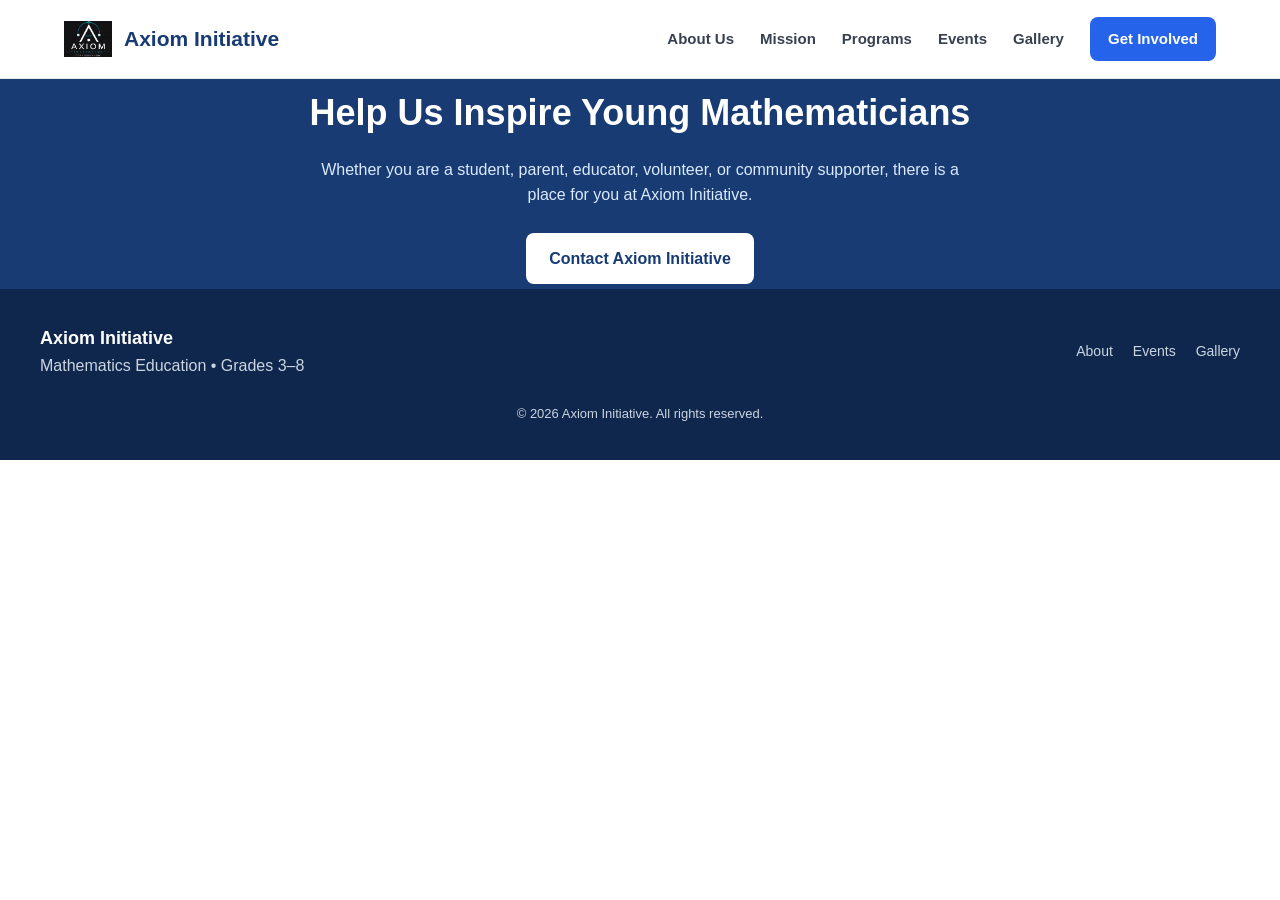
<file: contact.html>
<!DOCTYPE html>
<!DOCTYPE html>
<html lang="en">
 <head>
  <meta charset="utf-8"/>
  <meta content="width=device-width, initial-scale=1.0" name="viewport"/>
  <meta content="Axiom Initiative provides math education, competition preparation, mock tests, and learning opportunities for students in grades 3-8." name="description"/>
  <title>
   Axiom Initiative | Get Involved
  </title>
  <link href="styles.css" rel="stylesheet"/>
 </head>
 <body>
  <header>
   <div class="navbar">
    <a class="logo" href="about.html">
     <!-- Replace with your actual logo -->
     <img alt="Axiom Initiative Logo" src="images/AxiomInitiative.png"/>
     <span>
      Axiom Initiative
     </span>
    </a>
    <button class="menu-toggle"
        id="menu-toggle"
        aria-label="Toggle navigation"
        aria-expanded="false"
        aria-controls="main-nav">
      ☰
    </button>
    
    <nav id="main-nav">
      <a href="about.html">About Us</a>
      <a href="mission.html">Mission</a>
      <a href="program.html">Programs</a>
      <a href="events.html">Events</a>
      <a href="gallery.html">Gallery</a>
      <a href="contact.html" class="nav-button">Get Involved</a>
    </nav>
   </div>
  </header>
  <main>
   <section class="cta" id="contact">
    <div class="section-container">
     <h2>
      Help Us Inspire Young Mathematicians
     </h2>
     <p>
      Whether you are a student, parent, educator, volunteer,
          or community supporter, there is a place for you at
          Axiom Initiative.
     </p>
     <a class="button" href="mailto:axiominitiative.dfw@gmail.com">
      Contact Axiom Initiative
     </a>
    </div>
   </section>
  </main>
  <footer>
   <div class="footer-container">
    <div>
     <div class="footer-brand">
      Axiom Initiative
     </div>
     <div>
      Mathematics Education • Grades 3–8
     </div>
    </div>
    <div class="footer-links">
     <a href="about.html">
      About
     </a>
     <a href="events.html">
      Events
     </a>
     <a href="gallery.html">
      Gallery
     </a>
    </div>
   </div>
   <div style="text-align:center; margin-top:25px; font-size:13px;">
    © 2026 Axiom Initiative. All rights reserved.
   </div>
  </footer>

  <script>
     const menuToggle = document.getElementById('menu-toggle');
     const mainNav = document.getElementById('main-nav');
   
     menuToggle.addEventListener('click', () => {
       const isOpen = mainNav.classList.toggle('open');
       menuToggle.setAttribute('aria-expanded', isOpen);
       menuToggle.textContent = isOpen ? '✕' : '☰';
     });
   </script>
  
 </body>
</html>
</file>
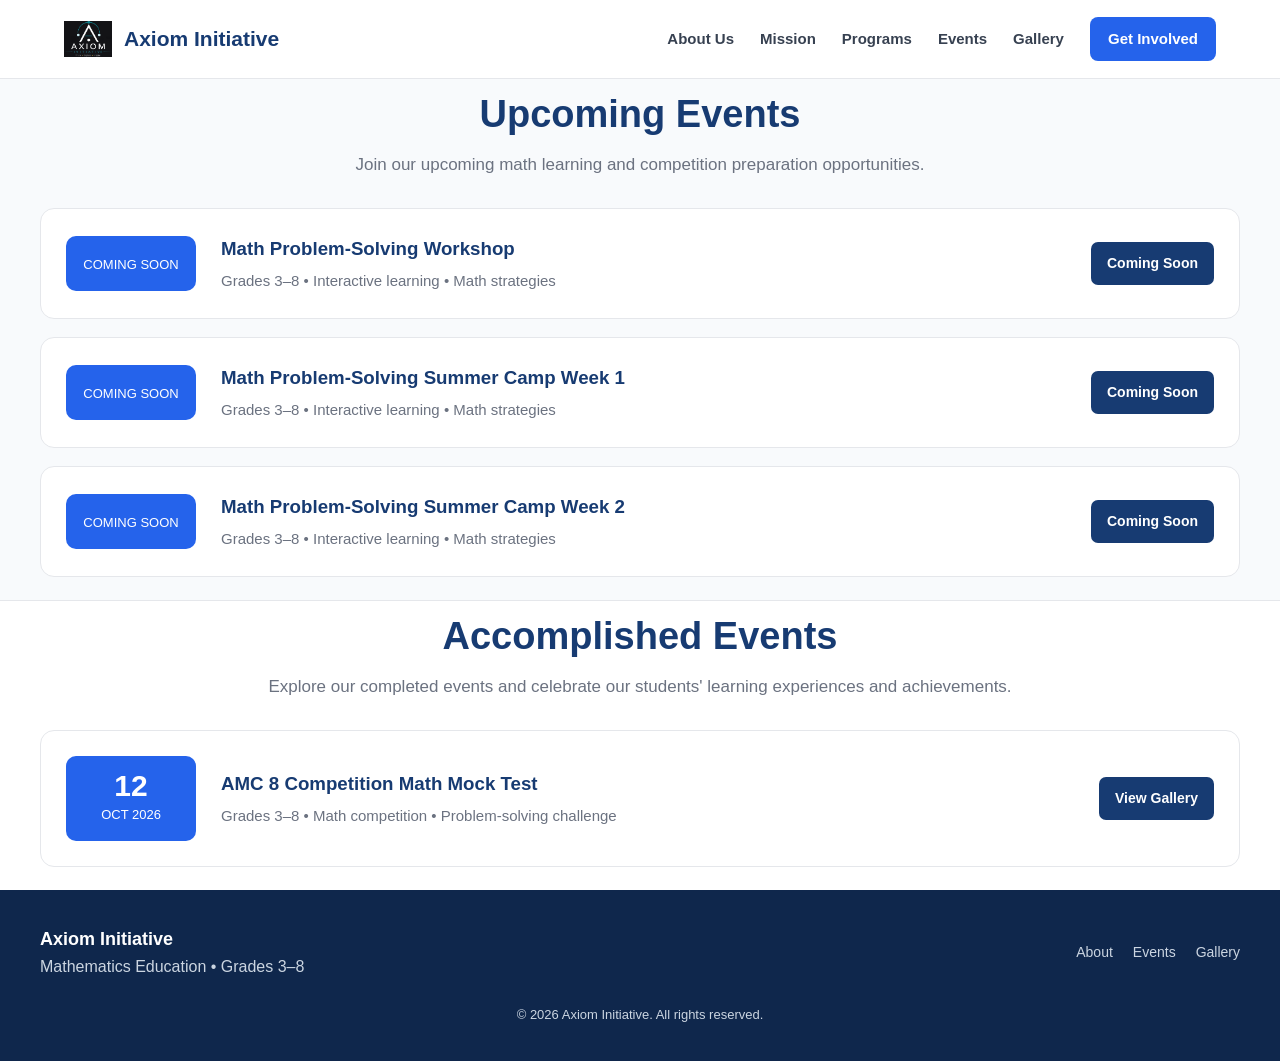
<file: events.html>
<!DOCTYPE html>
<!DOCTYPE html>
<html lang="en">
 <head>
  <meta charset="utf-8"/>
  <meta content="width=device-width, initial-scale=1.0" name="viewport"/>
  <meta content="Axiom Initiative provides math education, competition preparation, mock tests, and learning opportunities for students in grades 3-8." name="description"/>
  <title>
   Axiom Initiative | Events
  </title>
  <link href="styles.css" rel="stylesheet"/>
 </head>
 <body>
  <header>
   <div class="navbar">
    <a class="logo" href="about.html">
     <!-- Replace with your actual logo -->
     <img alt="Axiom Initiative Logo" src="images/AxiomInitiative.png"/>
     <span>
      Axiom Initiative
     </span>
    </a>
    <button class="menu-toggle"
        id="menu-toggle"
        aria-label="Toggle navigation"
        aria-expanded="false"
        aria-controls="main-nav">
      ☰
    </button>
    
    <nav id="main-nav">
      <a href="about.html">About Us</a>
      <a href="mission.html">Mission</a>
      <a href="program.html">Programs</a>
      <a href="events.html">Events</a>
      <a href="gallery.html">Gallery</a>
      <a href="contact.html" class="nav-button">Get Involved</a>
    </nav>
   </div>
  </header>

  <main>
    <!-- Upcoming Events -->
    <section class="events" id="upcoming-events">
      <div class="section-container">
        <div class="section-heading">
          <h2>Upcoming Events</h2>
          <p>
            Join our upcoming math learning and competition
            preparation opportunities.
          </p>
        </div>
  
        <!-- Upcoming Event 1 -->
        <div class="event-card">
          <div class="event-date">
            <span>Coming Soon</span>
          </div>
          <div class="event-info">
            <h3>Math Problem-Solving Workshop</h3>
            <p>
              Grades 3–8 • Interactive learning • Math strategies
            </p>
          </div>
          <span class="event-button">Coming Soon</span>
        </div>
       <!-- Upcoming Event 2 -->
        <div class="event-card">
          <div class="event-date">
            <span>Coming Soon</span>
          </div>
          <div class="event-info">
            <h3>Math Problem-Solving Summer Camp Week 1</h3>
            <p>
              Grades 3–8 • Interactive learning • Math strategies
            </p>
          </div>
          <span class="event-button">Coming Soon</span>
        </div>

       <!-- Upcoming Event 3 -->
        <div class="event-card">
          <div class="event-date">
            <span>Coming Soon</span>
          </div>
          <div class="event-info">
            <h3>Math Problem-Solving Summer Camp Week 2</h3>
            <p>
              Grades 3–8 • Interactive learning • Math strategies
            </p>
          </div>
          <span class="event-button">Coming Soon</span>
        </div>
      </div>
    </section>
   
    <!-- Accomplished Events -->
    <section class="events accomplished-events" id="accomplished-events">
      <div class="section-container">
        <div class="section-heading">
          <h2>Accomplished Events</h2>
          <p>
            Explore our completed events and celebrate our students'
            learning experiences and achievements.
          </p>
        </div>
  
        <!-- Completed Event 1 -->
        <div class="event-card">
          <div class="event-date">
            <strong>12</strong>
            <span>Oct 2026</span>
          </div>
          <div class="event-info">
            <h3>AMC 8 Competition Math Mock Test</h3>
            <p>
              Grades 3–8 • Math competition • Problem-solving challenge
            </p>
          </div>
          <a class="event-button" href="gallery.html">View Gallery</a>
        </div>
      </div>
    </section>
  </main>
  
  <footer>
   <div class="footer-container">
    <div>
     <div class="footer-brand">
      Axiom Initiative
     </div>
     <div>
      Mathematics Education • Grades 3–8
     </div>
    </div>
    <div class="footer-links">
     <a href="about.html">
      About
     </a>
     <a href="events.html">
      Events
     </a>
     <a href="gallery.html">
      Gallery
     </a>
    </div>
   </div>
   <div style="text-align:center; margin-top:25px; font-size:13px;">
    © 2026 Axiom Initiative. All rights reserved.
   </div>
  </footer>

  	<script>
     const menuToggle = document.getElementById('menu-toggle');
     const mainNav = document.getElementById('main-nav');
   
     menuToggle.addEventListener('click', () => {
       const isOpen = mainNav.classList.toggle('open');
       menuToggle.setAttribute('aria-expanded', isOpen);
       menuToggle.textContent = isOpen ? '✕' : '☰';
     });
   </script>
  
 </body>
</html>
</file>
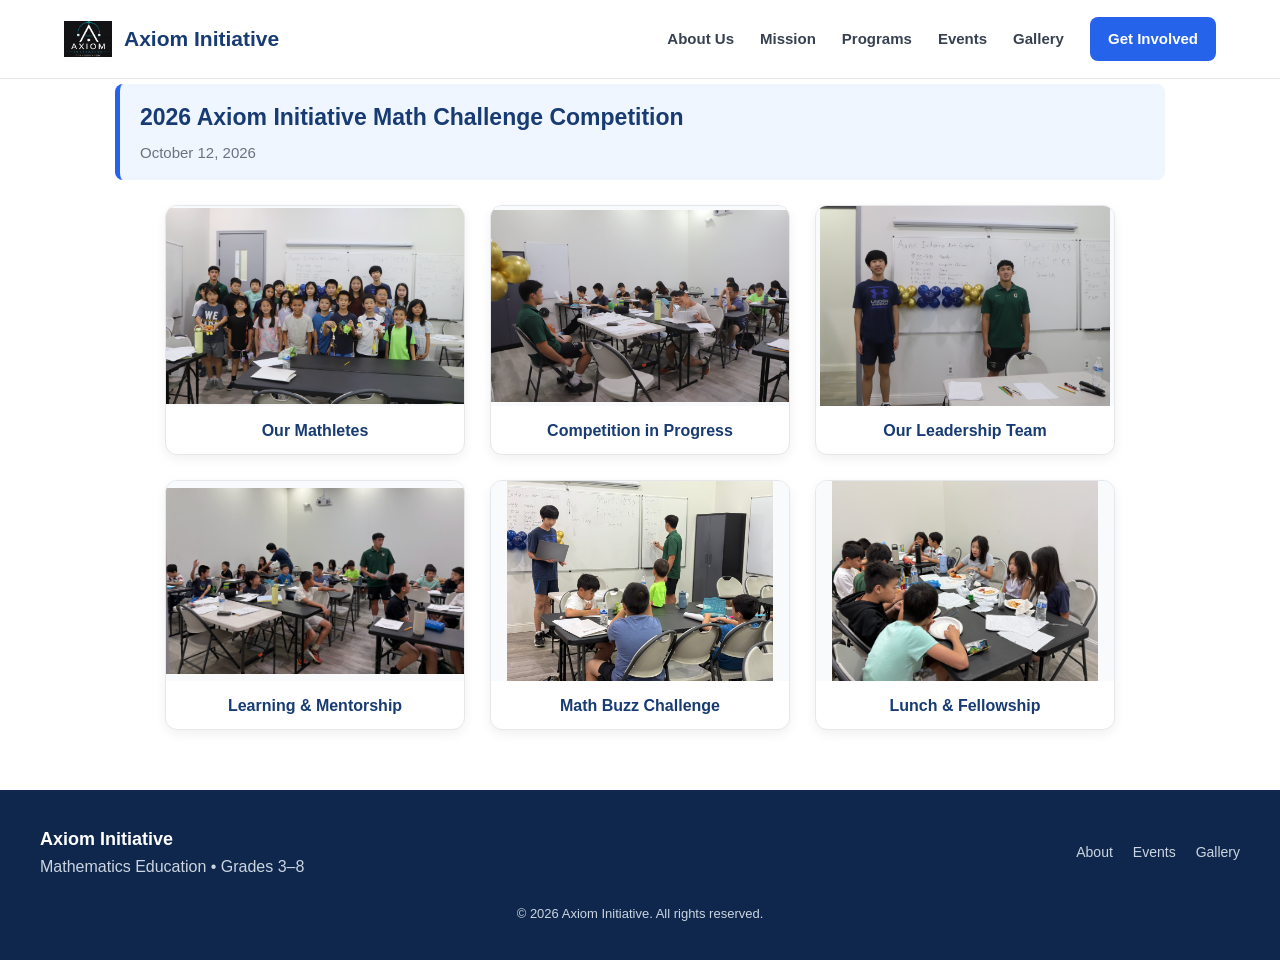
<file: gallery.html>
<!DOCTYPE html>
<!DOCTYPE html>
<html lang="en">
 <head>
  <meta charset="utf-8"/>
  <meta content="width=device-width, initial-scale=1.0" name="viewport"/>
  <meta content="Axiom Initiative provides math education, competition preparation, mock tests, and learning opportunities for students in grades 3-8." name="description"/>
  <title>
   Axiom Initiative | Photo Gallery
  </title>
  <link href="styles.css" rel="stylesheet"/>
 </head>
 <body>
  <header>
   <div class="navbar">
    <a class="logo" href="about.html">
     <!-- Replace with your actual logo -->
     <img alt="Axiom Initiative Logo" src="images/AxiomInitiative.png"/>
     <span>
      Axiom Initiative
     </span>
    </a>
    <button class="menu-toggle"
        id="menu-toggle"
        aria-label="Toggle navigation"
        aria-expanded="false"
        aria-controls="main-nav">
      ☰
    </button>
    
    <nav id="main-nav">
      <a href="about.html">About Us</a>
      <a href="mission.html">Mission</a>
      <a href="program.html">Programs</a>
      <a href="events.html">Events</a>
      <a href="gallery.html">Gallery</a>
      <a href="contact.html" class="nav-button">Get Involved</a>
    </nav>
   </div>
  </header>
  <main>
   <section class="gallery" id="gallery">
    <!-- 2026 Axiom Initiative Math Challenge Competition on October 12, 2026 -->
<div class="event-gallery">
    <div class="event-gallery-heading">
        <h3>2026 Axiom Initiative Math Challenge Competition</h3>
        <p>October 12, 2026</p>
    </div>

    <div class="gallery-grid">

        <div class="gallery-item">
            <img src="images/Competition10122026/MathletesPhoto.JPG"
                 alt="Our Mathletes"/>
            <h4>Our Mathletes</h4>
        </div>

        <div class="gallery-item">
            <img src="images/Competition10122026/CompetitionInProgress.JPG"
                 alt="Competition in Progress"/>
            <h4>Competition in Progress</h4>
        </div>

        <div class="gallery-item">
            <img src="images/Competition10122026/Leaders.JPG"
                 alt="Axiom Initiative Leaders"/>
            <h4>Our Leadership Team</h4>
        </div>

        <div class="gallery-item">
            <img src="images/Competition10122026/MentorAnswerQuestion.jpg"
                 alt="Mentors answering questions"/>
            <h4>Learning & Mentorship</h4>
        </div>

        <div class="gallery-item">
            <img src="images/Competition10122026/Buzz.jpg"
                 alt="Buzz Activities"/>
            <h4>Math Buzz Challenge</h4>
        </div>

        <div class="gallery-item">
            <img src="images/Competition10122026/LunchBreak.jpg"
                 alt="Lunch Break"/>
            <h4>Lunch & Fellowship</h4>
        </div>

    </div>
</div>
   </section>
  </main>
  <footer>
   <div class="footer-container">
    <div>
     <div class="footer-brand">
      Axiom Initiative
     </div>
     <div>
      Mathematics Education • Grades 3–8
     </div>
    </div>
    <div class="footer-links">
     <a href="about.html">
      About
     </a>
     <a href="events.html">
      Events
     </a>
     <a href="gallery.html">
      Gallery
     </a>
    </div>
   </div>
   <div style="text-align:center; margin-top:25px; font-size:13px;">
    © 2026 Axiom Initiative. All rights reserved.
   </div>
  </footer>

  	<script>
     const menuToggle = document.getElementById('menu-toggle');
     const mainNav = document.getElementById('main-nav');
   
     menuToggle.addEventListener('click', () => {
       const isOpen = mainNav.classList.toggle('open');
       menuToggle.setAttribute('aria-expanded', isOpen);
       menuToggle.textContent = isOpen ? '✕' : '☰';
     });
   </script>
  
 </body>
</html>
</file>
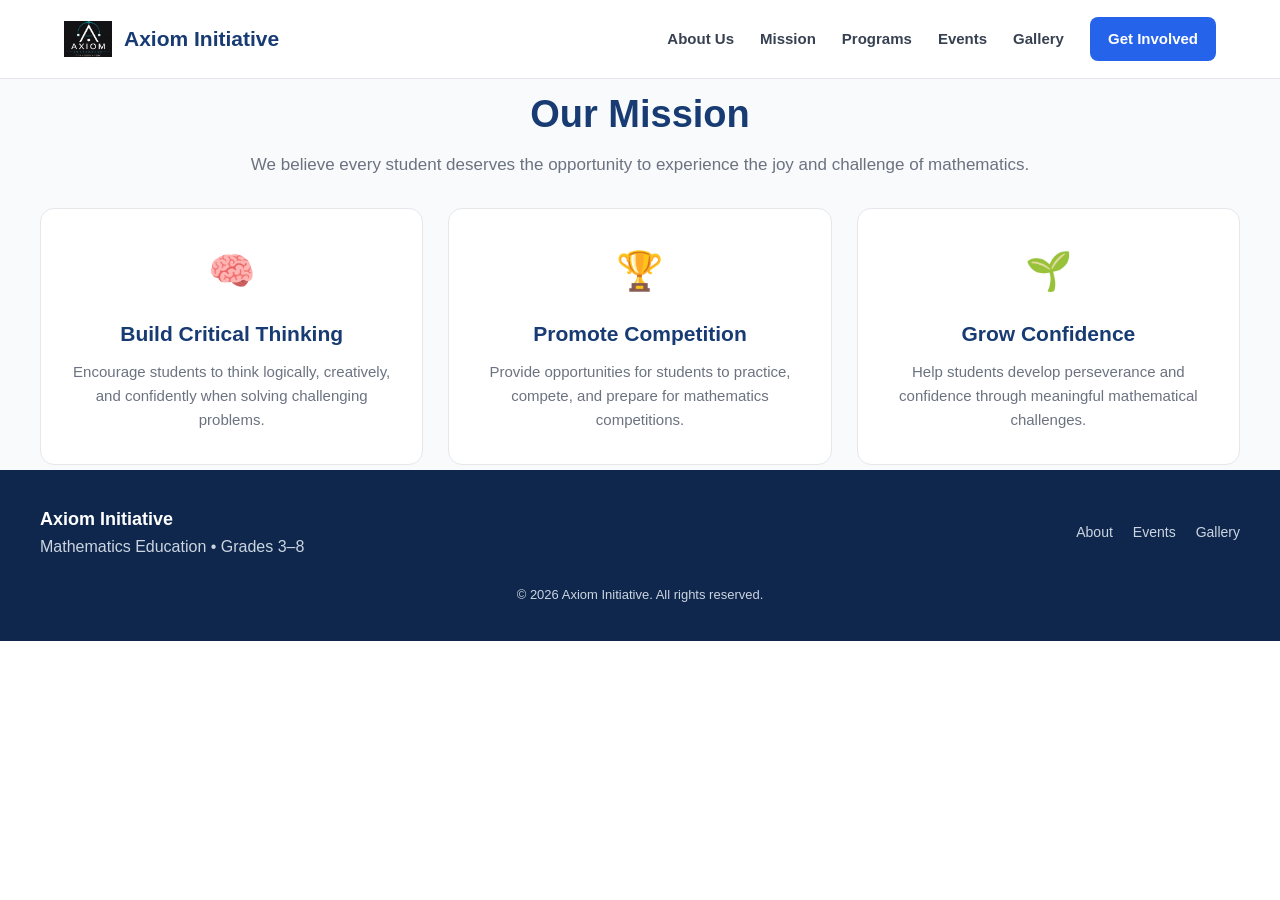
<file: mission.html>
<!DOCTYPE html>
<!DOCTYPE html>
<html lang="en">
 <head>
  <meta charset="utf-8"/>
  <meta content="width=device-width, initial-scale=1.0" name="viewport"/>
  <meta content="Axiom Initiative provides math education, competition preparation, mock tests, and learning opportunities for students in grades 3-8." name="description"/>
  <title>
   Axiom Initiative | Our Mission
  </title>
  <link href="styles.css" rel="stylesheet"/>
 </head>
 <body>
  <header>
   <div class="navbar">
    <a class="logo" href="about.html">
     <!-- Replace with your actual logo -->
     <img alt="Axiom Initiative Logo" src="images/AxiomInitiative.png"/>
     <span>
      Axiom Initiative
     </span>
    </a>
    <button class="menu-toggle"
        id="menu-toggle"
        aria-label="Toggle navigation"
        aria-expanded="false"
        aria-controls="main-nav">
      ☰
    </button>
    
    <nav id="main-nav">
      <a href="about.html">About Us</a>
      <a href="mission.html">Mission</a>
      <a href="program.html">Programs</a>
      <a href="events.html">Events</a>
      <a href="gallery.html">Gallery</a>
      <a href="contact.html" class="nav-button">Get Involved</a>
    </nav>
   </div>
  </header>
  <main>
   <section class="mission" id="mission">
    <div class="section-container">
     <div class="section-heading">
      <h2>
       Our Mission
      </h2>
      <p>
       We believe every student deserves the opportunity to
            experience the joy and challenge of mathematics.
      </p>
     </div>
     <div class="mission-grid">
      <div class="mission-card">
       <div class="mission-icon">
        🧠
       </div>
       <h3>
        Build Critical Thinking
       </h3>
       <p>
        Encourage students to think logically, creatively,
              and confidently when solving challenging problems.
       </p>
      </div>
      <div class="mission-card">
       <div class="mission-icon">
        🏆
       </div>
       <h3>
        Promote Competition
       </h3>
       <p>
        Provide opportunities for students to practice,
              compete, and prepare for mathematics competitions.
       </p>
      </div>
      <div class="mission-card">
       <div class="mission-icon">
        🌱
       </div>
       <h3>
        Grow Confidence
       </h3>
       <p>
        Help students develop perseverance and confidence
              through meaningful mathematical challenges.
       </p>
      </div>
     </div>
    </div>
   </section>
  </main>
  <footer>
   <div class="footer-container">
    <div>
     <div class="footer-brand">
      Axiom Initiative
     </div>
     <div>
      Mathematics Education • Grades 3–8
     </div>
    </div>
    <div class="footer-links">
     <a href="about.html">
      About
     </a>
     <a href="events.html">
      Events
     </a>
     <a href="gallery.html">
      Gallery
     </a>
    </div>
   </div>
   <div style="text-align:center; margin-top:25px; font-size:13px;">
    © 2026 Axiom Initiative. All rights reserved.
   </div>
  </footer>

  	<script>
     const menuToggle = document.getElementById('menu-toggle');
     const mainNav = document.getElementById('main-nav');
   
     menuToggle.addEventListener('click', () => {
       const isOpen = mainNav.classList.toggle('open');
       menuToggle.setAttribute('aria-expanded', isOpen);
       menuToggle.textContent = isOpen ? '✕' : '☰';
     });
   </script>
  
 </body>
</html>
</file>
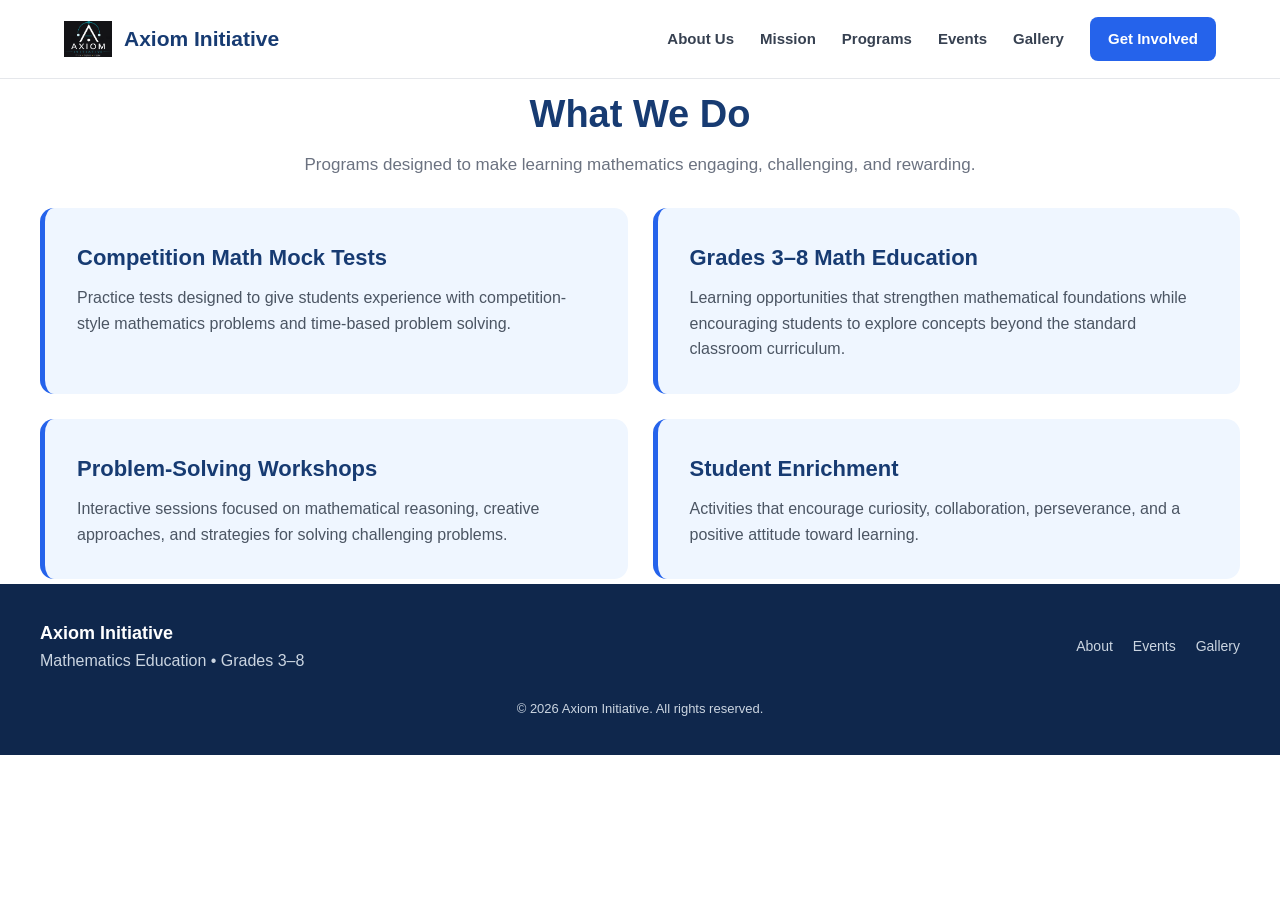
<file: program.html>
<!DOCTYPE html>
<!DOCTYPE html>
<html lang="en">
 <head>
  <meta charset="utf-8"/>
  <meta content="width=device-width, initial-scale=1.0" name="viewport"/>
  <meta content="Axiom Initiative provides math education, competition preparation, mock tests, and learning opportunities for students in grades 3-8." name="description"/>
  <title>
   Axiom Initiative | Programs
  </title>
  <link href="styles.css" rel="stylesheet"/>
 </head>
 <body>
  <header>
   <div class="navbar">
    <a class="logo" href="about.html">
     <!-- Replace with your actual logo -->
     <img alt="Axiom Initiative Logo" src="images/AxiomInitiative.png"/>
     <span>
      Axiom Initiative
     </span>
    </a>
    <button class="menu-toggle"
        id="menu-toggle"
        aria-label="Toggle navigation"
        aria-expanded="false"
        aria-controls="main-nav">
      ☰
    </button>
    
    <nav id="main-nav">
      <a href="about.html">About Us</a>
      <a href="mission.html">Mission</a>
      <a href="program.html">Programs</a>
      <a href="events.html">Events</a>
      <a href="gallery.html">Gallery</a>
      <a href="contact.html" class="nav-button">Get Involved</a>
    </nav>
   </div>
  </header>
  <main>
   <section class="programs" id="programs">
    <div class="section-container">
     <div class="section-heading">
      <h2>
       What We Do
      </h2>
      <p>
       Programs designed to make learning mathematics engaging,
            challenging, and rewarding.
      </p>
     </div>
     <div class="program-grid">
      <div class="program-card">
       <h3>
        Competition Math Mock Tests
       </h3>
       <p>
        Practice tests designed to give students experience
              with competition-style mathematics problems and
              time-based problem solving.
       </p>
      </div>
      <div class="program-card">
       <h3>
        Grades 3–8 Math Education
       </h3>
       <p>
        Learning opportunities that strengthen mathematical
              foundations while encouraging students to explore
              concepts beyond the standard classroom curriculum.
       </p>
      </div>
      <div class="program-card">
       <h3>
        Problem-Solving Workshops
       </h3>
       <p>
        Interactive sessions focused on mathematical reasoning,
              creative approaches, and strategies for solving
              challenging problems.
       </p>
      </div>
      <div class="program-card">
       <h3>
        Student Enrichment
       </h3>
       <p>
        Activities that encourage curiosity, collaboration,
              perseverance, and a positive attitude toward learning.
       </p>
      </div>
     </div>
    </div>
   </section>
  </main>
  <footer>
   <div class="footer-container">
    <div>
     <div class="footer-brand">
      Axiom Initiative
     </div>
     <div>
      Mathematics Education • Grades 3–8
     </div>
    </div>
    <div class="footer-links">
     <a href="about.html">
      About
     </a>
     <a href="events.html">
      Events
     </a>
     <a href="gallery.html">
      Gallery
     </a>
    </div>
   </div>
   <div style="text-align:center; margin-top:25px; font-size:13px;">
    © 2026 Axiom Initiative. All rights reserved.
   </div>
  </footer>

  	<script>
     const menuToggle = document.getElementById('menu-toggle');
     const mainNav = document.getElementById('main-nav');
   
     menuToggle.addEventListener('click', () => {
       const isOpen = mainNav.classList.toggle('open');
       menuToggle.setAttribute('aria-expanded', isOpen);
       menuToggle.textContent = isOpen ? '✕' : '☰';
     });
   </script>
  
 </body>
</html>
</file>
<file: styles.css>
* {
      margin: 0;
      padding: 0;
      box-sizing: border-box;
    }

    html {
      scroll-behavior: smooth;
    }

    body {
      font-family: Arial, Helvetica, sans-serif;
      line-height: 1.6;
      color: #1f2937;
      background: #ffffff;
    }

    a {
      text-decoration: none;
      color: inherit;
    }

    img {
      max-width: 100%;
      display: block;
    }

   /* Hamburger menu button */
   .menu-toggle {
     display: none;
     background: #2563eb;
     color: white;
     border: none;
     border-radius: 6px;
     padding: 8px 12px;
     font-size: 24px;
     cursor: pointer;
   }
   
   /* Mobile navigation */
   @media (max-width: 850px) {
        .navbar {
          position: relative;
          flex-wrap: wrap;
        }
      
        .menu-toggle {
          display: block;
        }
      
        .navbar nav {
          display: none;
          flex-direction: column;
          align-items: stretch;
          gap: 0;
          width: 100%;
          padding-top: 12px;
        }
      
        .navbar nav.open {
          display: flex;
        }
      
        .navbar nav a {
          padding: 12px;
        }
      
        .navbar nav .nav-button {
          text-align: center;
          margin-top: 6px;
        }
   }

    /* ---------- Header ---------- */

    header {
      position: sticky;
      top: 0;
      z-index: 1000;
      background: rgba(255, 255, 255, 0.96);
      border-bottom: 1px solid #e5e7eb;
      backdrop-filter: blur(10px);
    }

    .navbar {
      max-width: 1200px;
      margin: auto;
      padding: 15px 24px;
      display: flex;
      align-items: center;
      justify-content: space-between;
    }

    .logo {
      display: flex;
      align-items: center;
      gap: 12px;
      font-weight: 800;
      font-size: 21px;
      color: #173b72;
    }

    .logo img {
      width: 48px;
      height: 48px;
      object-fit: contain;
    }

    nav {
      display: flex;
      gap: 26px;
      align-items: center;
    }

    nav a {
      font-size: 15px;
      font-weight: 600;
      color: #374151;
      transition: color 0.2s;
    }

    nav a:hover {
      color: #2563eb;
    }

    .nav-button {
      background: #2563eb;
      color: white;
      padding: 10px 18px;
      border-radius: 8px;
    }

    .nav-button:hover {
      color: white;
      background: #1d4ed8;
    }

    /* ---------- Hero ---------- */

    .hero {
      background:
        linear-gradient(135deg, #eff6ff 0%, #ffffff 55%, #eef2ff 100%);
      padding: 20px 24px 20px;
    }

    .hero-container {
      max-width: 1200px;
      margin: auto;
      display: grid;
      grid-template-columns: 1.1fr 0.9fr;
      align-items: center;
      gap: 10px;
    }

    .hero h1 {
      font-size: clamp(21px, 3vw, 34px);
      line-height: 1.05;
      color: #173b72;
      margin-bottom: 22px;
    }

    .hero h1 span {
      color: #2563eb;
    }

    .hero p {
      max-width: 650px;
      font-size: 19px;
      color: #4b5563;
      margin-bottom: 10px;
    }

    .hero-buttons {
      display: flex;
      flex-wrap: wrap;
      gap: 14px;
    }

    .button {
      display: inline-block;
      padding: 13px 23px;
      border-radius: 8px;
      font-weight: 700;
      transition: 0.2s;
    }

    .button-primary {
      background: #2563eb;
      color: white;
    }

    .button-primary:hover {
      background: #1d4ed8;
    }

    .button-secondary {
      border: 1px solid #cbd5e1;
      background: white;
      color: #173b72;
    }

    .button-secondary:hover {
      background: #f8fafc;
    }

    .hero-card {
      background: white;
      padding: 35px;
      border-radius: 20px;
      box-shadow: 0 20px 50px rgba(30, 64, 175, 0.12);
      border: 1px solid #e5e7eb;
    }

    .math-symbols {
      font-size: 76px;
      text-align: center;
      color: #2563eb;
      font-weight: 800;
      margin-bottom: 15px;
    }

    .hero-card h3 {
      text-align: center;
      color: #173b72;
      margin-bottom: 10px;
      font-size: 24px;
    }

    .hero-card p {
      text-align: center;
      font-size: 15px;
      margin: 0;
    }

    /* ---------- General Sections ---------- */

    section {
      padding: 5px 25px;
    }

    .section-container {
      max-width: 1200px;
      margin: auto;
    }

    .section-heading {
      text-align: center;
      margin-bottom: 30px;
    }

    .section-heading h2 {
      font-size: 38px;
      color: #173b72;
      margin-bottom: 6px;
    }

    .section-heading p {
      max-width: 1000px;
      margin: auto;
      color: #6b7280;
      font-size: 17px;
    }

    /* ---------- About ---------- */

    .about {
      background: white;
    }

    .about-grid {
      display: grid;
      grid-template-columns: 1fr 1fr;
      gap: 55px;
      align-items: center;
    }

    .about-image {
      min-height: 350px;
      border-radius: 18px;
      background:
        linear-gradient(rgba(37, 99, 235, 0.08), rgba(37, 99, 235, 0.08)),
        url("images/about-math.jpg") center/cover;
    }

    .about-content h3 {
      color: #173b72;
      font-size: 29px;
      margin-bottom: 18px;
    }

    .about-content p {
      color: #4b5563;
      margin-bottom: 17px;
    }

    /* ---------- Mission ---------- */

    .mission {
      background: #f8fafc;
    }

    .mission-grid {
      display: grid;
      grid-template-columns: repeat(3, 1fr);
      gap: 25px;
    }

    .mission-card {
      background: white;
      padding: 32px 27px;
      border-radius: 14px;
      border: 1px solid #e5e7eb;
      text-align: center;
    }

    .mission-icon {
      font-size: 38px;
      margin-bottom: 15px;
    }

    .mission-card h3 {
      color: #173b72;
      margin-bottom: 10px;
      font-size: 21px;
    }

    .mission-card p {
      color: #6b7280;
      font-size: 15px;
    }

    /* ---------- Programs ---------- */

    .programs {
      background: white;
    }

    .program-grid {
      display: grid;
      grid-template-columns: repeat(2, 1fr);
      gap: 25px;
    }

    .program-card {
      padding: 32px;
      border-radius: 14px;
      background: #eff6ff;
      border-left: 5px solid #2563eb;
    }

    .program-card h3 {
      color: #173b72;
      margin-bottom: 10px;
      font-size: 22px;
    }

    .program-card p {
      color: #4b5563;
    }

    /* ---------- Events ---------- */

    .events {
      background: #f8fafc;
    }

    .event-card {
      display: grid;
      grid-template-columns: 130px 1fr auto;
      gap: 25px;
      align-items: center;
      background: white;
      padding: 25px;
      margin-bottom: 18px;
      border-radius: 14px;
      border: 1px solid #e5e7eb;
    }

    .event-date {
      text-align: center;
      background: #2563eb;
      color: white;
      padding: 15px;
      border-radius: 10px;
    }

    .event-date strong {
      display: block;
      font-size: 30px;
      line-height: 1;
    }

    .event-date span {
      font-size: 13px;
      text-transform: uppercase;
    }

    .event-info h3 {
      color: #173b72;
      margin-bottom: 5px;
    }

    .event-info p {
      color: #6b7280;
      font-size: 15px;
    }

    .event-button {
      background: #173b72;
      color: white;
      padding: 10px 16px;
      border-radius: 7px;
      font-size: 14px;
      font-weight: 700;
    }

    /* ---------- Gallery ---------- */

    .gallery {
      background: white;
    }

    .gallery-grid {
      display: grid;
      grid-template-columns: repeat(3, 1fr);
      gap: 18px;
    }

    .gallery-item {
      height: 250px;
      border-radius: 13px;
      overflow: hidden;
      background: #e5e7eb;
    }

    .gallery-item img {
      width: 100%;
      height: 100%;
      object-fit: cover;
      transition: transform 0.3s;
    }

    .gallery-item:hover img {
      transform: scale(1.05);
    }

    /* ---------- CTA ---------- */

    .cta {
      background: #173b72;
      color: white;
      text-align: center;
    }

    .cta h2 {
      font-size: 36px;
      margin-bottom: 15px;
    }

    .cta p {
      max-width: 650px;
      margin: 0 auto 25px;
      color: #dbeafe;
    }

    .cta .button {
      background: white;
      color: #173b72;
    }

    /* ---------- Footer ---------- */

    footer {
      background: #0f274c;
      color: #cbd5e1;
      padding: 35px 24px;
    }

    .footer-container {
      max-width: 1200px;
      margin: auto;
      display: flex;
      justify-content: space-between;
      gap: 25px;
      align-items: center;
    }

    .footer-brand {
      color: white;
      font-weight: 700;
      font-size: 18px;
    }

    .footer-links {
      display: flex;
      gap: 20px;
      font-size: 14px;
    }

    /* ---------- Mobile ---------- */

    @media (max-width: 850px) {
      .hero-container,
      .about-grid {
        grid-template-columns: 1fr;
      }

      .mission-grid {
        grid-template-columns: 1fr;
      }

      .program-grid {
        grid-template-columns: 1fr;
      }

      .event-card {
        grid-template-columns: 90px 1fr;
      }

      .event-button {
        grid-column: 2;
        width: fit-content;
      }

      .gallery-grid {
        grid-template-columns: repeat(2, 1fr);
      }

      .footer-container {
        flex-direction: column;
        text-align: center;
      }
    }

    @media (max-width: 520px) {
      .hero {
        padding: 65px 20px;
      }

      section {
        padding: 65px 20px;
      }

      .gallery-grid {
        grid-template-columns: 1fr;
      }

      .event-card {
        grid-template-columns: 1fr;
      }

      .event-button {
        grid-column: auto;
      }
    }

/* Align Bryan and Devin's profiles at the same top level */
#leaders .hero-container {
    display: grid;
    grid-template-columns: repeat(2, minmax(0, 1fr));
    gap: 40px;
    align-items: start;
}

/* Keep both profile columns aligned */
#leaders .hero-container > div {
    min-width: 0;
}

/* Make both profile pictures the same size */
#leaders .about-image {
    width: 100%;
    max-width: 320px;
    height: 320px;
    margin-top: 20px;
    overflow: hidden;
}

/* Crop images consistently */
#leaders .about-image img {
    width: 100%;
    height: 100%;
    object-fit: cover;
    object-position: center top;
    display: block;
}

/* Stack profiles on smaller screens */
@media (max-width: 768px) {
    #leaders .hero-container {
        grid-template-columns: 1fr;
        gap: 30px;
    }

    #leaders .about-image {
        max-width: 320px;
        height: 320px;
    }
}


/* Align About Us content with the hero section */
#about .about-container {
    max-width: 1200px;
    margin-left: auto;
    margin-right: auto;
    width: 100%;
}

/* Match the About Us grid to the same outer width */
#about .about-grid {
    display: grid;
    grid-template-columns: 1fr 1fr;
    gap: 55px;
    align-items: center;
    width: 100%;
}

/* Prevent the image and content from overflowing their columns */
#about .about-grid > .about-image,
#about .about-grid > .about-content {
    min-width: 0;
}

#about .about-grid > .about-image {
    width: 100%;
    min-height: auto;
    height: auto;
    background: none;
    overflow: hidden;
}

#about .about-grid > .about-image img {
    width: 100%;
    height: auto;
    min-height: 0;
    object-fit: contain;
    display: block;
    border-radius: 18px;
}

/* Match the leaders section's outer width */
#leaders .hero-container {
    max-width: 1200px;
    width: 100%;
    margin-left: auto;
    margin-right: auto;
}

/* Responsive layout */
@media (max-width: 850px) {
    #about .about-grid {
        grid-template-columns: 1fr;
        gap: 25px;
    }
}

/* Upcoming events */
#upcoming-events {
    background: #f8fafc;
}

/* Accomplished events */
#accomplished-events {
    background: #ffffff;
    border-top: 1px solid #e5e7eb;
}

/* Keep event buttons consistent */
.event-button {
    display: inline-block;
    text-align: center;
    white-space: nowrap;
}

/* ---------- Event Gallery ---------- */

.event-gallery {
    max-width: 1050px;
    margin: 0 auto 55px;
}

.event-gallery-heading {
    margin-bottom: 25px;
    padding: 15px 20px;
    background: #eff6ff;
    border-left: 5px solid #2563eb;
    border-radius: 8px;
}

.event-gallery-heading h3 {
    color: #173b72;
    font-size: 23px;
    margin-bottom: 5px;
}

.event-gallery-heading p {
    color: #6b7280;
    font-size: 15px;
}

/* Photo Grid */

.gallery-grid {
    display: grid;
    grid-template-columns: repeat(3, 300px);
    justify-content: center;
    gap: 25px;
}

.gallery-item {
    width: 300px;
    background: white;
    border-radius: 12px;
    overflow: hidden;
    border: 1px solid #e5e7eb;
    box-shadow: 0 4px 12px rgba(0,0,0,0.06);
}

.gallery-item img {
    width: 100%;
    height: 200px;
    object-fit: contain;
    display: block;
    background: #f8fafc;
}

.gallery-item h4 {
    padding: 12px 8px;
    text-align: center;
    color: #173b72;
    font-size: 16px;
}

/* Tablet */

@media (max-width: 1000px) {
    .gallery-grid {
        grid-template-columns: repeat(2, 300px);
    }
}

/* Phone */

@media (max-width: 650px) {
    .gallery-grid {
        grid-template-columns: minmax(0, 300px);
    }

    .gallery-item {
        width: 100%;
    }

    .event-gallery-heading h3 {
        font-size: 19px;
    }
}
</file>
